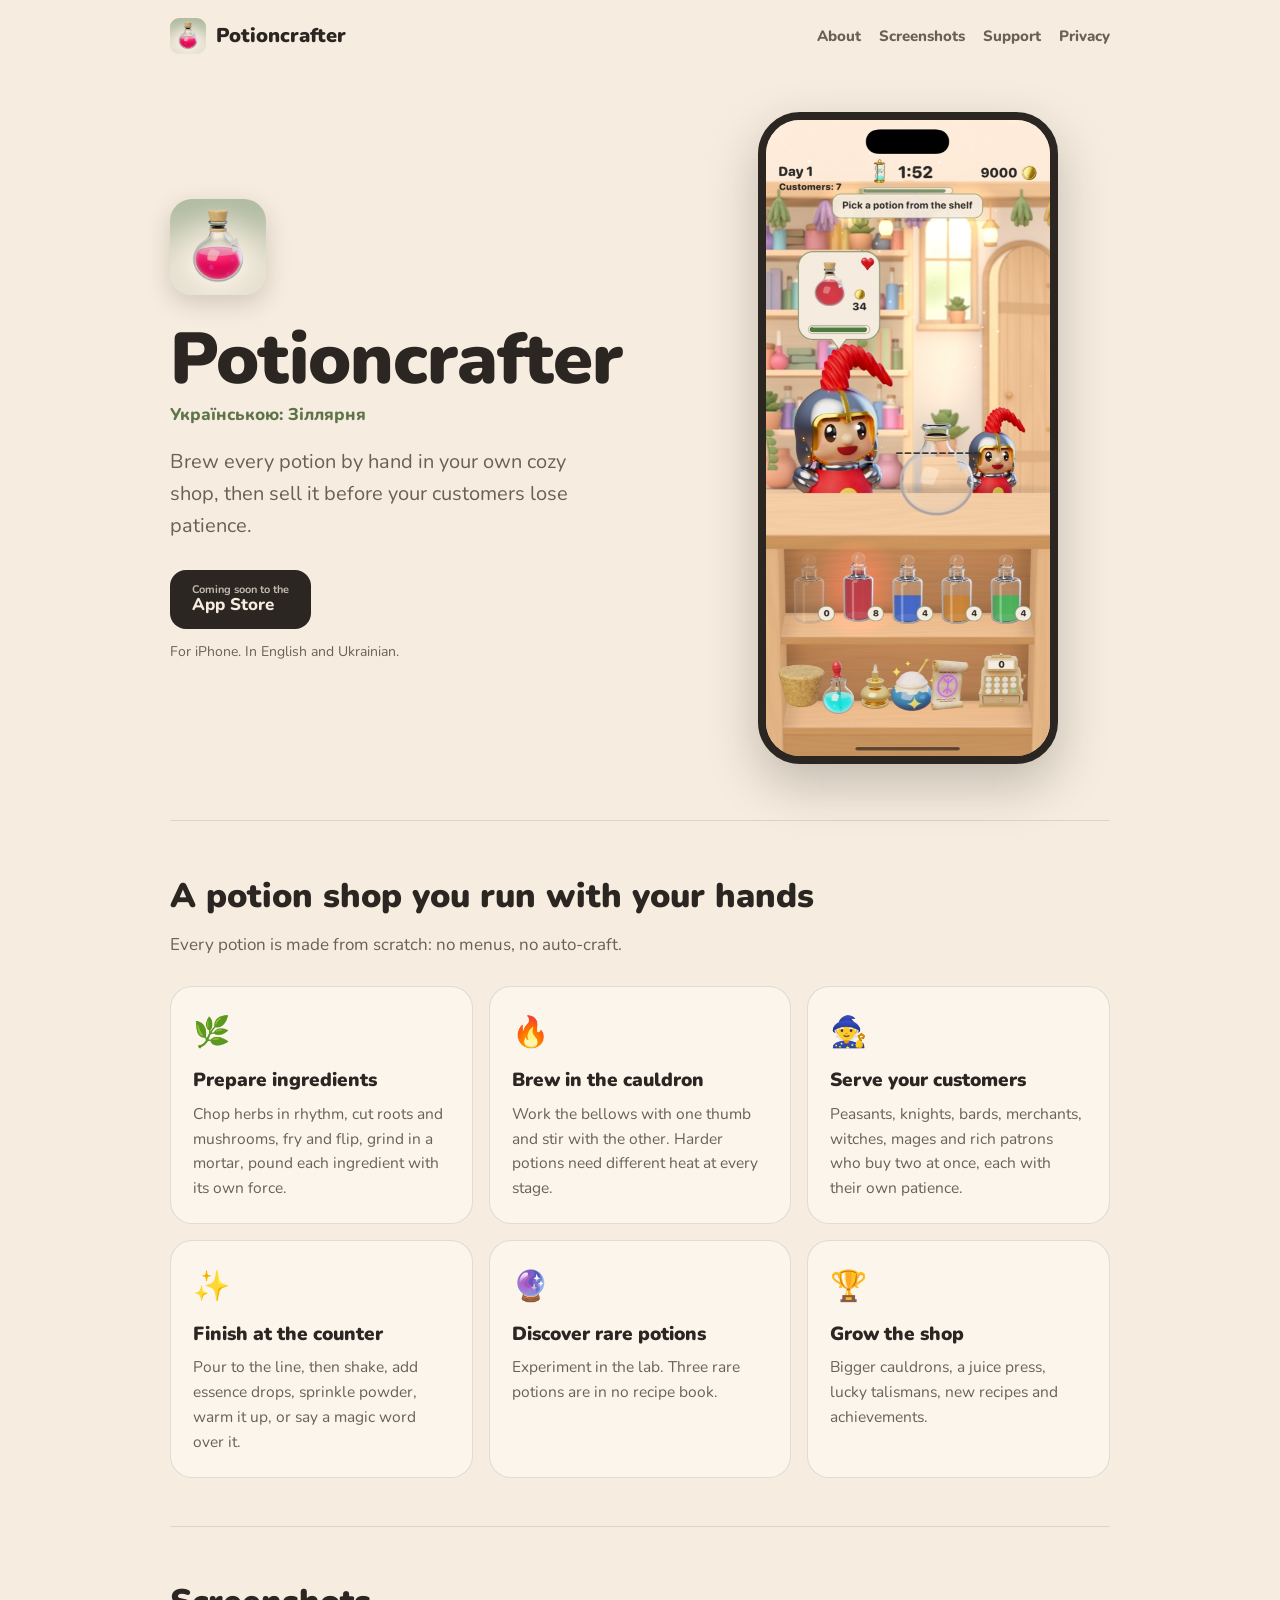
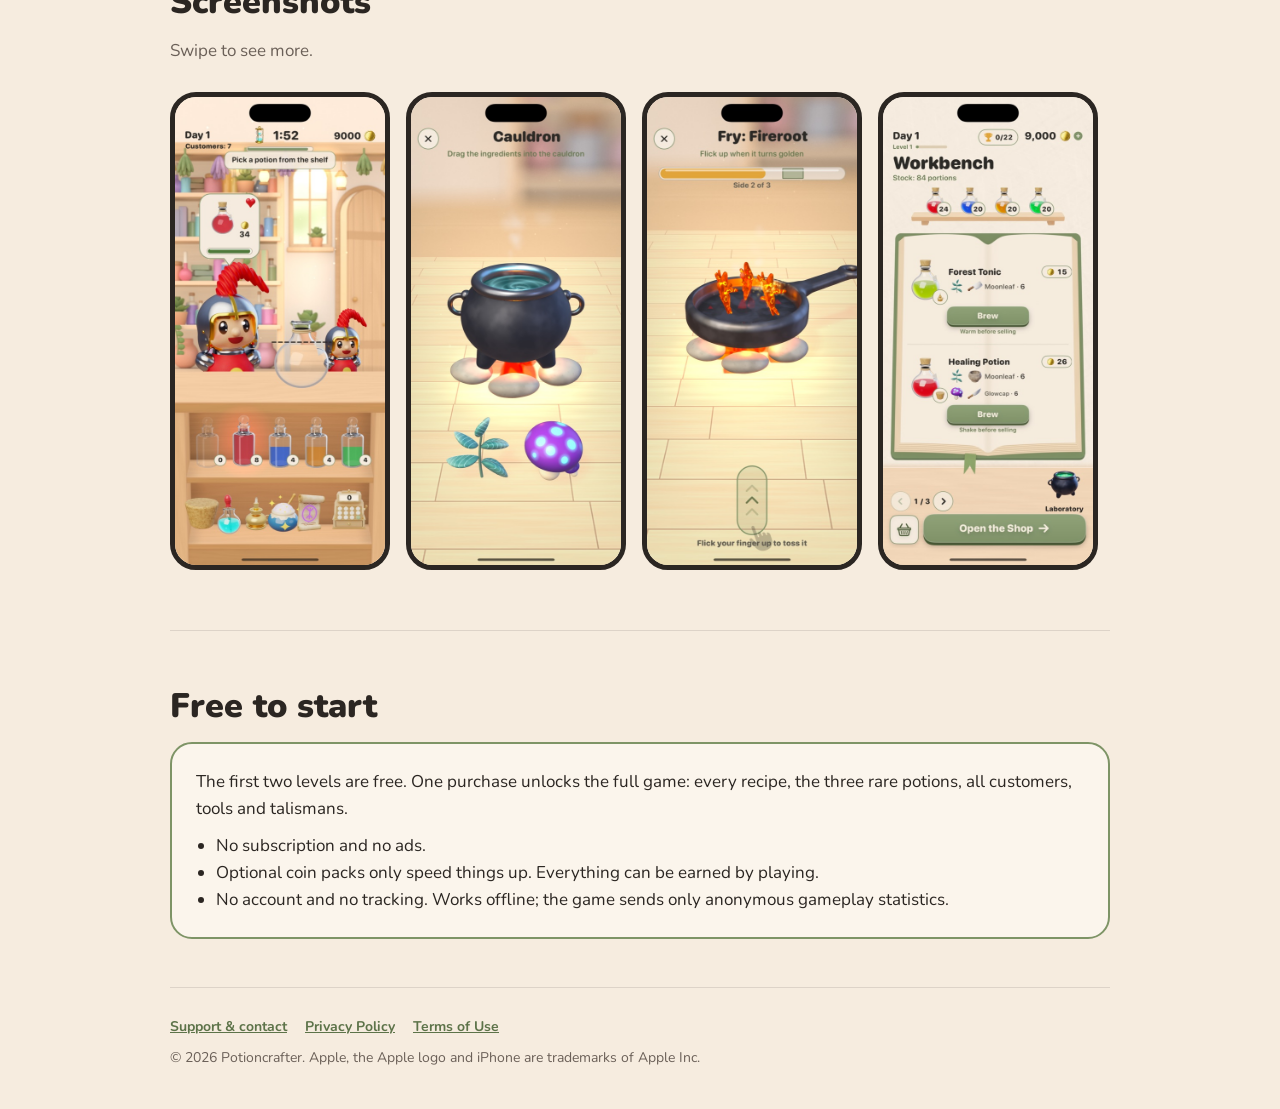
<file: index.html>
<!doctype html>
<html lang="en">
<head>
  <meta charset="utf-8">
  <meta name="viewport" content="width=device-width, initial-scale=1">
  <title>Potioncrafter: a cozy potion shop for iPhone</title>
  <meta name="description" content="Prepare ingredients by hand, brew in a cauldron and sell potions to knights, witches and rich patrons. A cozy potion-shop game for iPhone.">
  <link rel="icon" href="img/icon.png">
  <link rel="apple-touch-icon" href="img/icon.png">
  <meta property="og:title" content="Potioncrafter">
  <meta property="og:description" content="A cozy potion-shop game for iPhone.">
  <meta property="og:image" content="img/icon.png">
  <link rel="preconnect" href="https://fonts.googleapis.com">
  <link rel="preconnect" href="https://fonts.gstatic.com" crossorigin>
  <link href="https://fonts.googleapis.com/css2?family=Nunito:wght@400;700;800;900&display=swap" rel="stylesheet">
  <link rel="stylesheet" href="style.css">
</head>
<body>
  <div class="wrap">
    <header class="top">
      <a class="brand" href="./"><img src="img/icon.png" alt="">Potioncrafter</a>
      <nav>
        <a class="hide-sm" href="#about">About</a>
        <a class="hide-sm" href="#screenshots">Screenshots</a>
        <a href="support.html">Support</a>
        <a href="privacy.html">Privacy</a>
      </nav>
    </header>

    <div class="hero">
      <div>
        <img class="icon" src="img/icon.png" alt="Potioncrafter app icon">
        <h1>Potioncrafter</h1>
        <p class="uk">Українською: Зіллярня</p>
        <p class="lead">Brew every potion by hand in your own cozy shop, then sell it before your customers lose patience.</p>
        <span class="badge" aria-label="Coming soon to the App Store">
          <span><small>Coming soon to the</small>App Store</span>
        </span>
        <p class="note">For iPhone. In English and Ukrainian.</p>
      </div>
      <div class="phone"><img src="img/shop-counter.jpg" alt="A knight waits at the counter for a healing potion"></div>
    </div>

    <section id="about">
      <h2>A potion shop you run with your hands</h2>
      <p class="sub">Every potion is made from scratch: no menus, no auto-craft.</p>
      <div class="features">
        <div class="feature">
          <div class="emoji" aria-hidden="true">🌿</div>
          <h3>Prepare ingredients</h3>
          <p>Chop herbs in rhythm, cut roots and mushrooms, fry and flip, grind in a mortar, pound each ingredient with its own force.</p>
        </div>
        <div class="feature">
          <div class="emoji" aria-hidden="true">🔥</div>
          <h3>Brew in the cauldron</h3>
          <p>Work the bellows with one thumb and stir with the other. Harder potions need different heat at every stage.</p>
        </div>
        <div class="feature">
          <div class="emoji" aria-hidden="true">🧙</div>
          <h3>Serve your customers</h3>
          <p>Peasants, knights, bards, merchants, witches, mages and rich patrons who buy two at once, each with their own patience.</p>
        </div>
        <div class="feature">
          <div class="emoji" aria-hidden="true">✨</div>
          <h3>Finish at the counter</h3>
          <p>Pour to the line, then shake, add essence drops, sprinkle powder, warm it up, or say a magic word over it.</p>
        </div>
        <div class="feature">
          <div class="emoji" aria-hidden="true">🔮</div>
          <h3>Discover rare potions</h3>
          <p>Experiment in the lab. Three rare potions are in no recipe book.</p>
        </div>
        <div class="feature">
          <div class="emoji" aria-hidden="true">🏆</div>
          <h3>Grow the shop</h3>
          <p>Bigger cauldrons, a juice press, lucky talismans, new recipes and achievements.</p>
        </div>
      </div>
    </section>

    <section id="screenshots">
      <h2>Screenshots</h2>
      <p class="sub">Swipe to see more.</p>
      <div class="shots">
        <img src="img/shop-counter.jpg" alt="A knight waits at the counter for a healing potion" loading="lazy">
        <img src="img/cauldron.jpg" alt="Dragging ingredients into the cauldron" loading="lazy">
        <img src="img/pan.jpg" alt="Frying fireroot in a pan" loading="lazy">
        <img src="img/workbench.jpg" alt="The workbench and recipe book" loading="lazy">
        <img src="img/mortar.jpg" alt="Grinding moonleaf in a mortar" loading="lazy">
      </div>
    </section>

    <section>
      <h2>Free to start</h2>
      <div class="price">
        <p style="margin:0">The first two levels are free. One purchase unlocks the full game: every recipe, the three rare potions, all customers, tools and talismans.</p>
        <ul>
          <li>No subscription and no ads.</li>
          <li>Optional coin packs only speed things up. Everything can be earned by playing.</li>
          <li>No account and no tracking. Works offline; the game sends only anonymous gameplay statistics.</li>
        </ul>
      </div>
    </section>

    <footer>
      <div class="links">
        <a href="support.html">Support &amp; contact</a>
        <a href="privacy.html">Privacy Policy</a>
        <a href="terms.html">Terms of Use</a>
      </div>
      © 2026 Potioncrafter. Apple, the Apple logo and iPhone are trademarks of Apple Inc.
    </footer>
  </div>
</body>
</html>
</file>
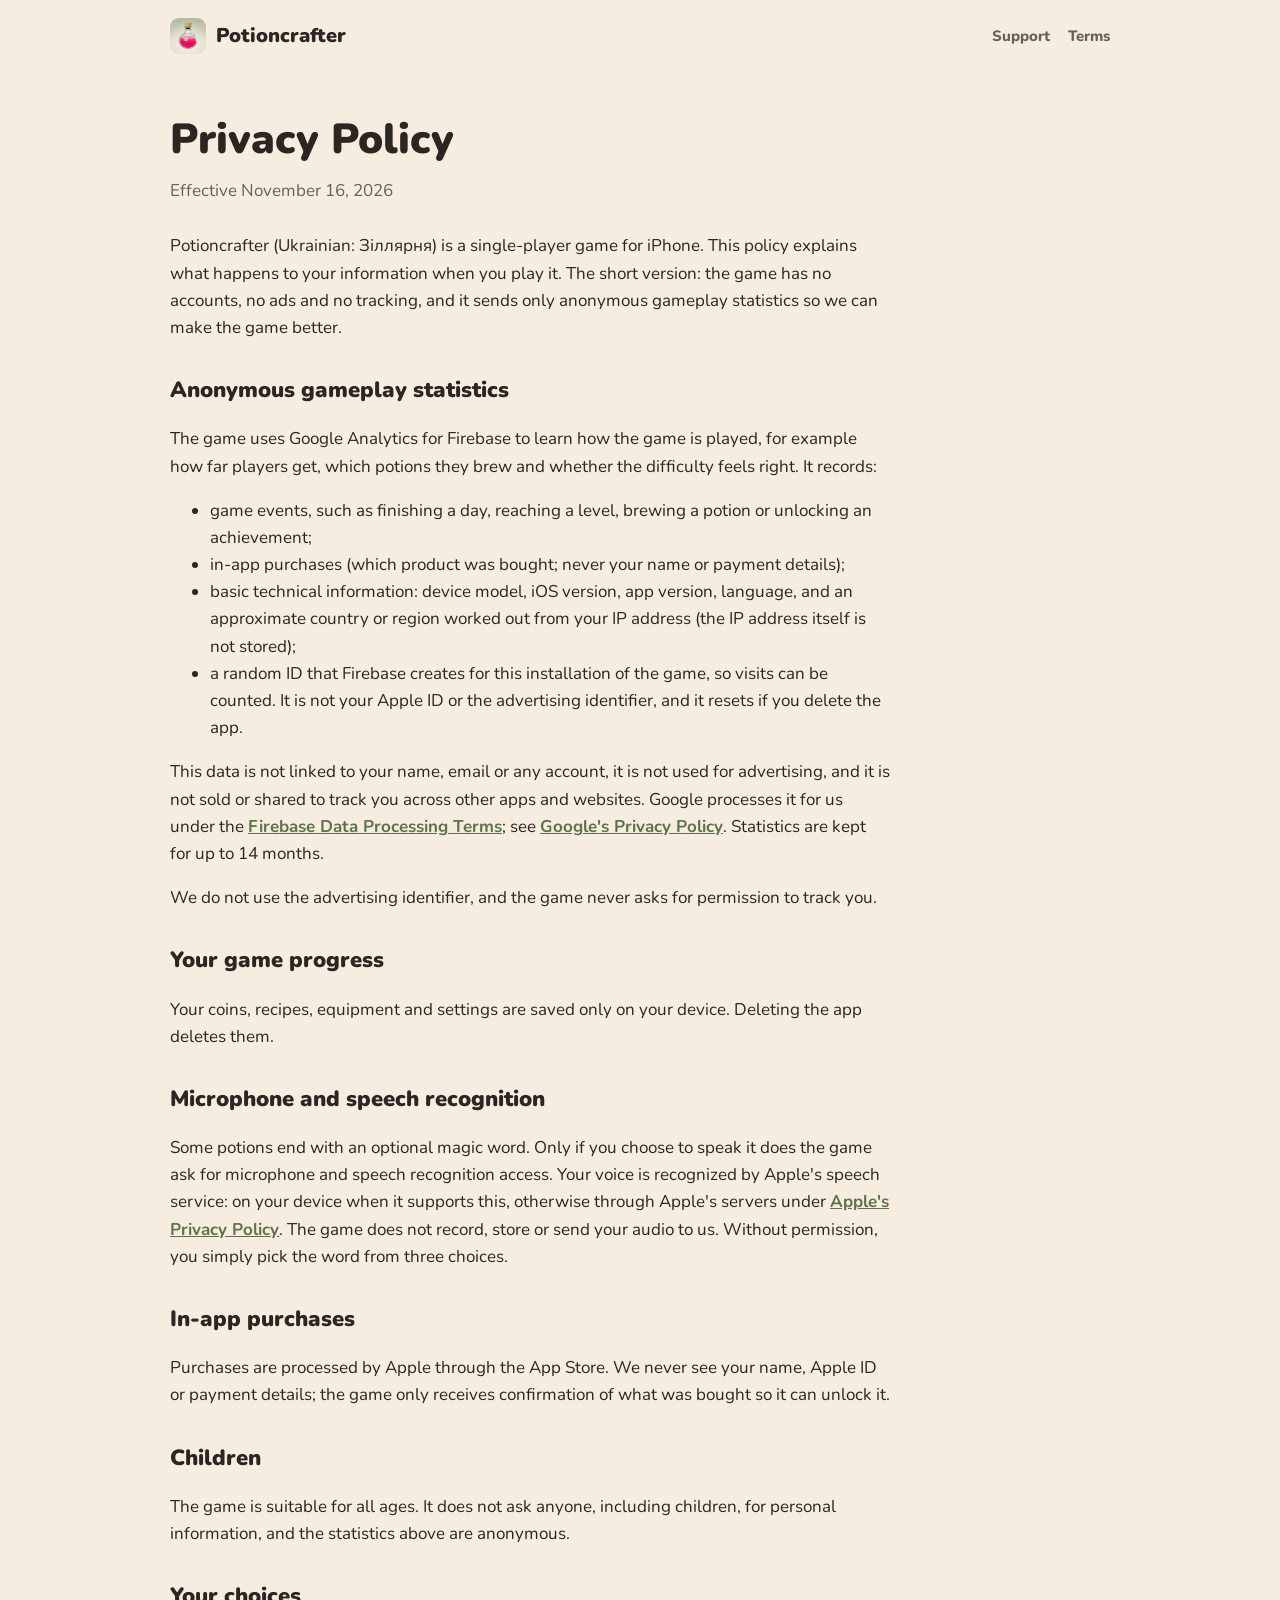
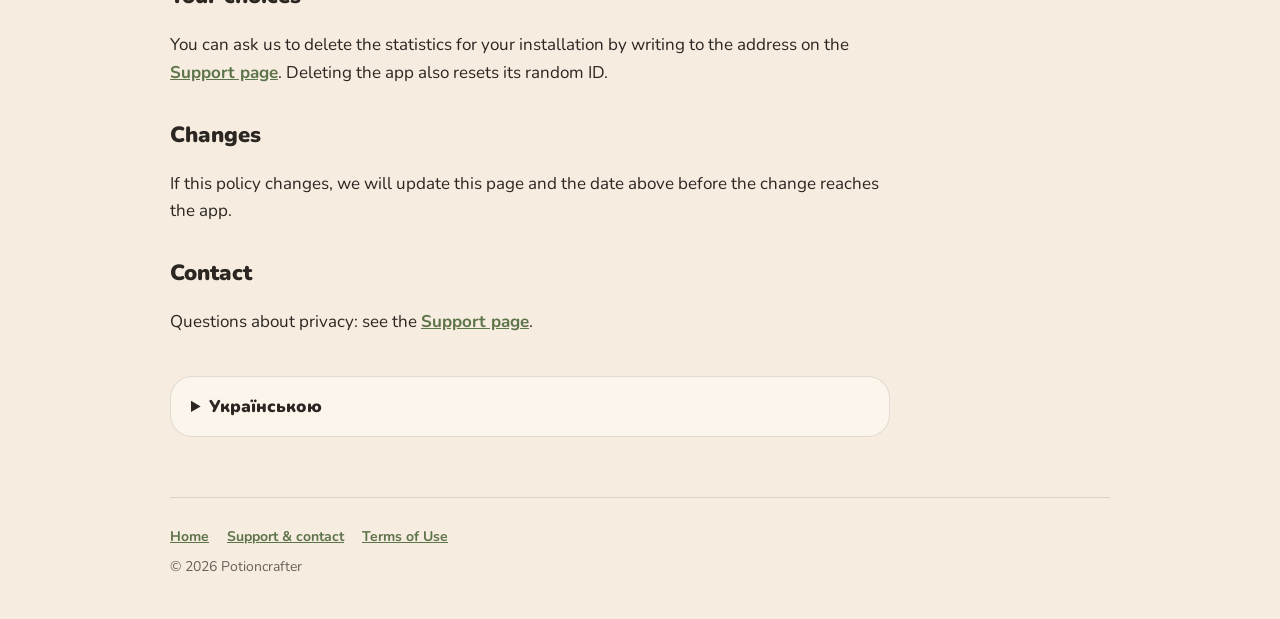
<file: privacy.html>
<!doctype html>
<html lang="en">
<head>
  <meta charset="utf-8">
  <meta name="viewport" content="width=device-width, initial-scale=1">
  <title>Potioncrafter Privacy Policy</title>
  <link rel="icon" href="img/icon.png">
  <link rel="preconnect" href="https://fonts.googleapis.com">
  <link rel="preconnect" href="https://fonts.gstatic.com" crossorigin>
  <link href="https://fonts.googleapis.com/css2?family=Nunito:wght@400;700;800;900&display=swap" rel="stylesheet">
  <link rel="stylesheet" href="style.css">
</head>
<body>
  <div class="wrap">
    <header class="top">
      <a class="brand" href="./"><img src="img/icon.png" alt="">Potioncrafter</a>
      <nav>
        <a href="support.html">Support</a>
        <a href="terms.html">Terms</a>
      </nav>
    </header>

    <main class="doc">
      <h1>Privacy Policy</h1>
      <p class="date">Effective November 16, 2026</p>

      <p>Potioncrafter (Ukrainian: Зіллярня) is a single-player game for iPhone. This policy explains what happens to your information when you play it. The short version: the game has no accounts, no ads and no tracking, and it sends only anonymous gameplay statistics so we can make the game better.</p>

      <h2>Anonymous gameplay statistics</h2>
      <p>The game uses Google Analytics for Firebase to learn how the game is played, for example how far players get, which potions they brew and whether the difficulty feels right. It records:</p>
      <ul>
        <li>game events, such as finishing a day, reaching a level, brewing a potion or unlocking an achievement;</li>
        <li>in-app purchases (which product was bought; never your name or payment details);</li>
        <li>basic technical information: device model, iOS version, app version, language, and an approximate country or region worked out from your IP address (the IP address itself is not stored);</li>
        <li>a random ID that Firebase creates for this installation of the game, so visits can be counted. It is not your Apple ID or the advertising identifier, and it resets if you delete the app.</li>
      </ul>
      <p>This data is not linked to your name, email or any account, it is not used for advertising, and it is not sold or shared to track you across other apps and websites. Google processes it for us under the <a href="https://firebase.google.com/terms/data-processing-terms">Firebase Data Processing Terms</a>; see <a href="https://policies.google.com/privacy">Google's Privacy Policy</a>. Statistics are kept for up to 14 months.</p>
      <p>We do not use the advertising identifier, and the game never asks for permission to track you.</p>

      <h2>Your game progress</h2>
      <p>Your coins, recipes, equipment and settings are saved only on your device. Deleting the app deletes them.</p>

      <h2>Microphone and speech recognition</h2>
      <p>Some potions end with an optional magic word. Only if you choose to speak it does the game ask for microphone and speech recognition access. Your voice is recognized by Apple's speech service: on your device when it supports this, otherwise through Apple's servers under <a href="https://www.apple.com/legal/privacy/">Apple's Privacy Policy</a>. The game does not record, store or send your audio to us. Without permission, you simply pick the word from three choices.</p>

      <h2>In-app purchases</h2>
      <p>Purchases are processed by Apple through the App Store. We never see your name, Apple ID or payment details; the game only receives confirmation of what was bought so it can unlock it.</p>

      <h2>Children</h2>
      <p>The game is suitable for all ages. It does not ask anyone, including children, for personal information, and the statistics above are anonymous.</p>

      <h2>Your choices</h2>
      <p>You can ask us to delete the statistics for your installation by writing to the address on the <a href="support.html">Support page</a>. Deleting the app also resets its random ID.</p>

      <h2>Changes</h2>
      <p>If this policy changes, we will update this page and the date above before the change reaches the app.</p>

      <h2>Contact</h2>
      <p>Questions about privacy: see the <a href="support.html">Support page</a>.</p>

      <details>
        <summary>Українською</summary>
        <p><strong>Політика конфіденційності «Зіллярні»</strong>, чинна з 16 листопада 2026 року.</p>
        <p>У грі немає акаунтів, реклами й стеження. Прогрес зберігається лише на вашому пристрої.</p>
        <p>Гра надсилає анонімну статистику через Google Analytics for Firebase: ігрові події (завершення дня, рівень, зварене зілля, досягнення), покупки (лише який товар), модель пристрою, версію iOS і гри, мову, приблизну країну за IP-адресою (саму адресу не зберігаємо) та випадковий ідентифікатор цієї інсталяції. Ці дані не пов'язані з вашим іменем чи акаунтом і не використовуються для реклами. Щоб видалити статистику, напишіть нам.</p>
        <p>Мікрофон потрібен тільки для необов'язкового чарівного слова, і лише якщо ви дозволите. Слово розпізнає сервіс Apple — на пристрої, якщо він це підтримує, інакше через сервер Apple. Гра не записує звук і не надсилає його нам.</p>
        <p>Покупки обробляє Apple. Ми не бачимо ваших платіжних даних.</p>
        <p>Питання — на <a href="support.html">сторінці підтримки</a>.</p>
      </details>
    </main>

    <footer>
      <div class="links">
        <a href="./">Home</a>
        <a href="support.html">Support &amp; contact</a>
        <a href="terms.html">Terms of Use</a>
      </div>
      © 2026 Potioncrafter
    </footer>
  </div>
</body>
</html>
</file>
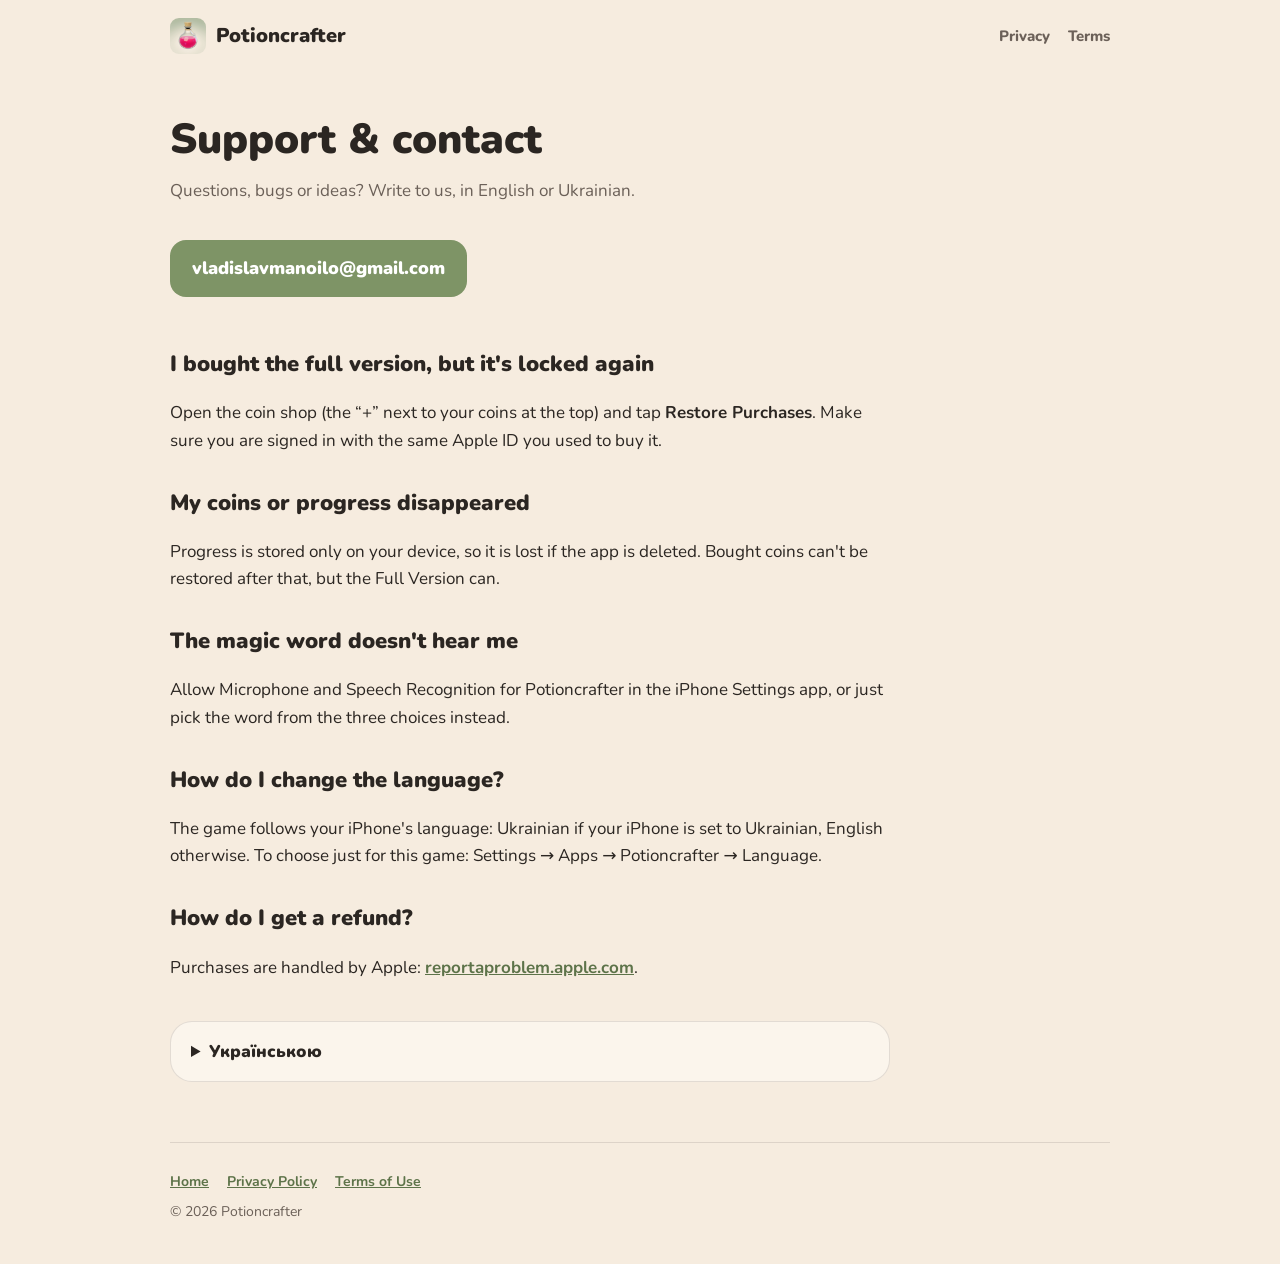
<file: support.html>
<!doctype html>
<html lang="en">
<head>
  <meta charset="utf-8">
  <meta name="viewport" content="width=device-width, initial-scale=1">
  <title>Potioncrafter Support</title>
  <link rel="icon" href="img/icon.png">
  <link rel="preconnect" href="https://fonts.googleapis.com">
  <link rel="preconnect" href="https://fonts.gstatic.com" crossorigin>
  <link href="https://fonts.googleapis.com/css2?family=Nunito:wght@400;700;800;900&display=swap" rel="stylesheet">
  <link rel="stylesheet" href="style.css">
</head>
<body>
  <div class="wrap">
    <header class="top">
      <a class="brand" href="./"><img src="img/icon.png" alt="">Potioncrafter</a>
      <nav>
        <a href="privacy.html">Privacy</a>
        <a href="terms.html">Terms</a>
      </nav>
    </header>

    <main class="doc">
      <h1>Support &amp; contact</h1>
      <p class="date">Questions, bugs or ideas? Write to us, in English or Ukrainian.</p>
      <a class="mail" href="mailto:vladislavmanoilo@gmail.com?subject=Potioncrafter">vladislavmanoilo@gmail.com</a>

      <h2>I bought the full version, but it's locked again</h2>
      <p>Open the coin shop (the “+” next to your coins at the top) and tap <strong>Restore Purchases</strong>. Make sure you are signed in with the same Apple ID you used to buy it.</p>

      <h2>My coins or progress disappeared</h2>
      <p>Progress is stored only on your device, so it is lost if the app is deleted. Bought coins can't be restored after that, but the Full Version can.</p>

      <h2>The magic word doesn't hear me</h2>
      <p>Allow Microphone and Speech Recognition for Potioncrafter in the iPhone Settings app, or just pick the word from the three choices instead.</p>

      <h2>How do I change the language?</h2>
      <p>The game follows your iPhone's language: Ukrainian if your iPhone is set to Ukrainian, English otherwise. To choose just for this game: Settings → Apps → Potioncrafter → Language.</p>

      <h2>How do I get a refund?</h2>
      <p>Purchases are handled by Apple: <a href="https://reportaproblem.apple.com">reportaproblem.apple.com</a>.</p>

      <details>
        <summary>Українською</summary>
        <p>Пишіть на <a href="mailto:vladislavmanoilo@gmail.com?subject=Зіллярня">vladislavmanoilo@gmail.com</a> — українською чи англійською.</p>
        <p>Повна версія знову закрита? Відкрийте магазин монет (кнопка «+» біля монет) і натисніть «Відновити покупки» з тим самим Apple ID.</p>
        <p>Мікрофон не чує? Дозвольте мікрофон і розпізнавання мовлення в Налаштуваннях iPhone або виберіть слово з трьох.</p>
      </details>
    </main>

    <footer>
      <div class="links">
        <a href="./">Home</a>
        <a href="privacy.html">Privacy Policy</a>
        <a href="terms.html">Terms of Use</a>
      </div>
      © 2026 Potioncrafter
    </footer>
  </div>
</body>
</html>
</file>
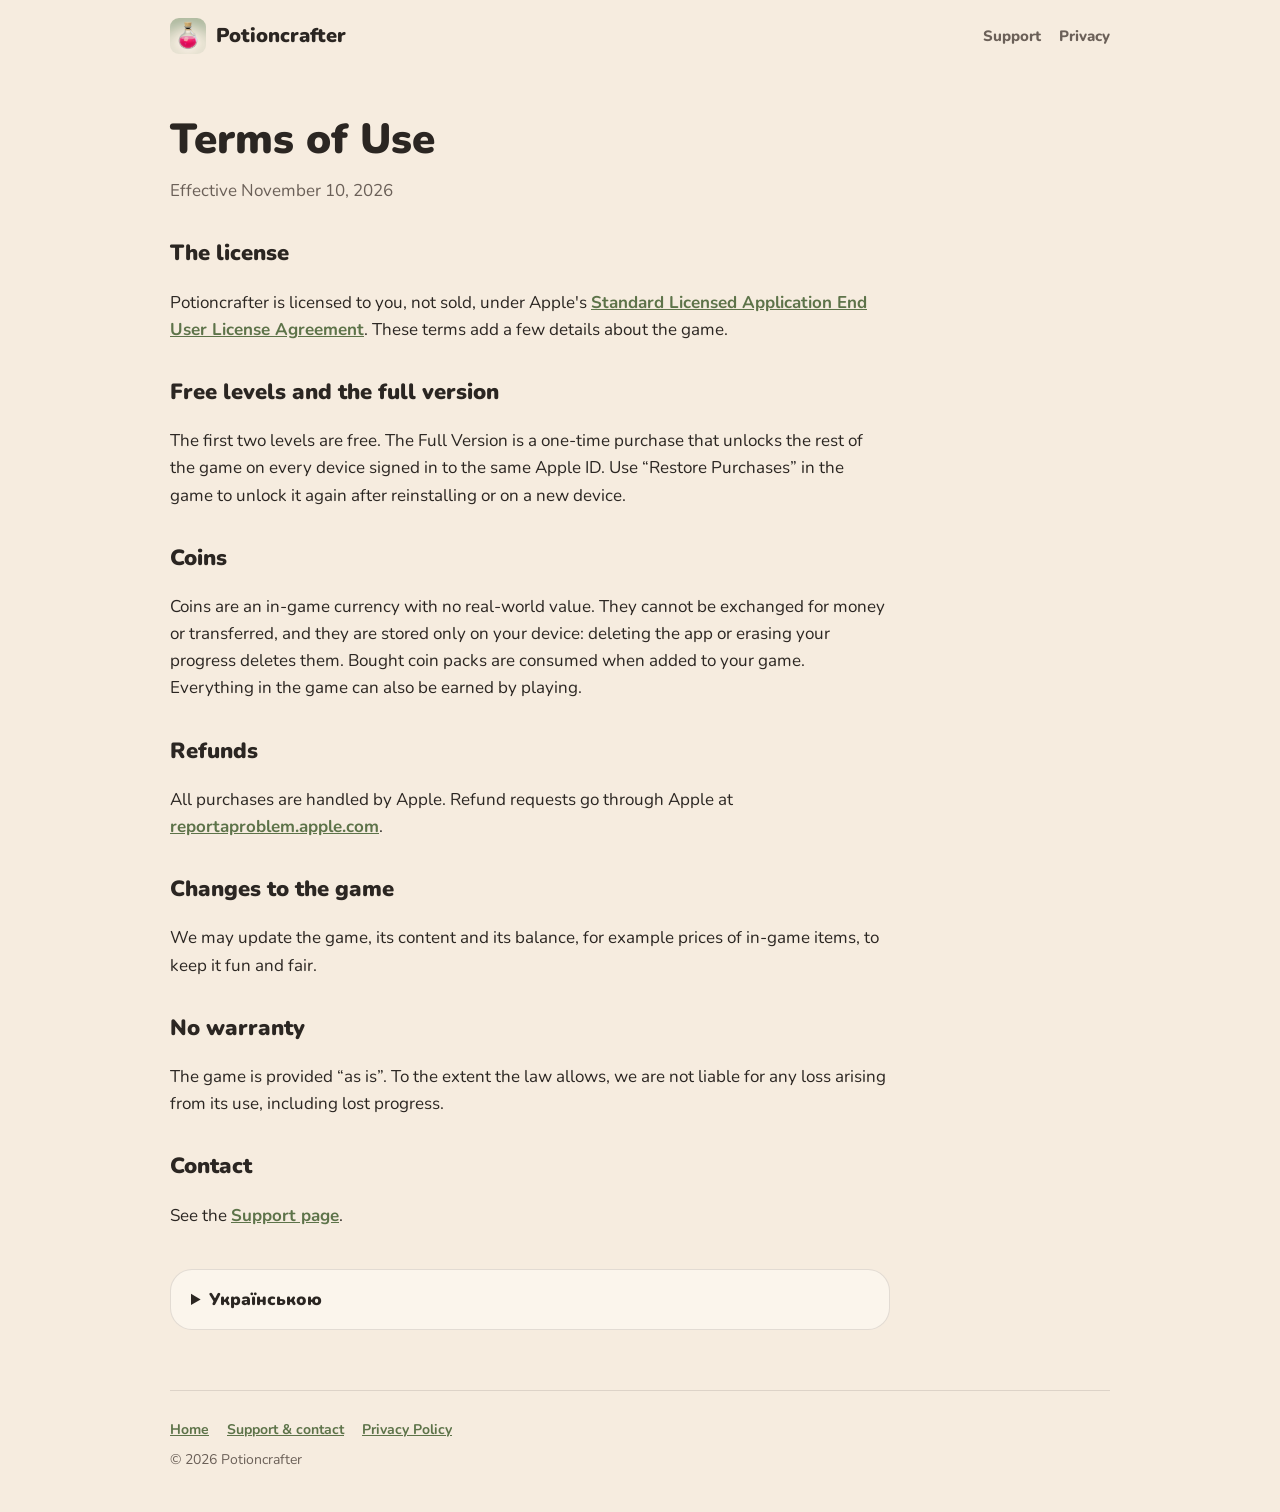
<file: terms.html>
<!doctype html>
<html lang="en">
<head>
  <meta charset="utf-8">
  <meta name="viewport" content="width=device-width, initial-scale=1">
  <title>Potioncrafter Terms of Use</title>
  <link rel="icon" href="img/icon.png">
  <link rel="preconnect" href="https://fonts.googleapis.com">
  <link rel="preconnect" href="https://fonts.gstatic.com" crossorigin>
  <link href="https://fonts.googleapis.com/css2?family=Nunito:wght@400;700;800;900&display=swap" rel="stylesheet">
  <link rel="stylesheet" href="style.css">
</head>
<body>
  <div class="wrap">
    <header class="top">
      <a class="brand" href="./"><img src="img/icon.png" alt="">Potioncrafter</a>
      <nav>
        <a href="support.html">Support</a>
        <a href="privacy.html">Privacy</a>
      </nav>
    </header>

    <main class="doc">
      <h1>Terms of Use</h1>
      <p class="date">Effective November 10, 2026</p>

      <h2>The license</h2>
      <p>Potioncrafter is licensed to you, not sold, under Apple's <a href="https://www.apple.com/legal/internet-services/itunes/dev/stdeula/">Standard Licensed Application End User License Agreement</a>. These terms add a few details about the game.</p>

      <h2>Free levels and the full version</h2>
      <p>The first two levels are free. The Full Version is a one-time purchase that unlocks the rest of the game on every device signed in to the same Apple ID. Use “Restore Purchases” in the game to unlock it again after reinstalling or on a new device.</p>

      <h2>Coins</h2>
      <p>Coins are an in-game currency with no real-world value. They cannot be exchanged for money or transferred, and they are stored only on your device: deleting the app or erasing your progress deletes them. Bought coin packs are consumed when added to your game. Everything in the game can also be earned by playing.</p>

      <h2>Refunds</h2>
      <p>All purchases are handled by Apple. Refund requests go through Apple at <a href="https://reportaproblem.apple.com">reportaproblem.apple.com</a>.</p>

      <h2>Changes to the game</h2>
      <p>We may update the game, its content and its balance, for example prices of in-game items, to keep it fun and fair.</p>

      <h2>No warranty</h2>
      <p>The game is provided “as is”. To the extent the law allows, we are not liable for any loss arising from its use, including lost progress.</p>

      <h2>Contact</h2>
      <p>See the <a href="support.html">Support page</a>.</p>

      <details>
        <summary>Українською</summary>
        <p>«Зіллярня» надається за стандартною ліцензійною угодою Apple (EULA). Рівні 1–2 безкоштовні; повна версія — разова покупка, її можна відновити кнопкою «Відновити покупки». Монети — ігрова валюта без реальної цінності, зберігаються лише на пристрої. Повернення коштів — через Apple. Гра надається «як є».</p>
      </details>
    </main>

    <footer>
      <div class="links">
        <a href="./">Home</a>
        <a href="support.html">Support &amp; contact</a>
        <a href="privacy.html">Privacy Policy</a>
      </div>
      © 2026 Potioncrafter
    </footer>
  </div>
</body>
</html>
</file>
<file: style.css>
:root {
  --paper: #f6ecdf;
  --card: #fbf5ec;
  --well: #efe2cf;
  --ink: #2b2622;
  --ink-soft: #6b6058;
  --sage: #7e9466;
  --sage-dark: #5d7349;
  --amber: #e0a33a;
  --line: rgba(43, 38, 34, 0.12);
  --radius: 22px;
}

* { box-sizing: border-box; }

html { -webkit-text-size-adjust: 100%; }

body {
  margin: 0;
  background: var(--paper);
  color: var(--ink);
  font: 400 17px/1.6 "Nunito", system-ui, -apple-system, sans-serif;
}

a { color: var(--sage-dark); font-weight: 700; }
a:hover { color: var(--ink); }

.wrap { max-width: 980px; margin: 0 auto; padding: 0 20px; }

/* Top bar */
.top {
  display: flex; align-items: center; justify-content: space-between;
  padding: 18px 0;
}
.brand { display: flex; align-items: center; gap: 10px; text-decoration: none; color: var(--ink); font-weight: 900; font-size: 20px; }
.brand img { width: 36px; height: 36px; border-radius: 9px; }
.top nav { display: flex; gap: 18px; flex-wrap: wrap; }
.top nav a { text-decoration: none; color: var(--ink-soft); font-weight: 800; font-size: 15px; }
.top nav a:hover { color: var(--ink); }

/* Hero */
.hero { display: grid; grid-template-columns: 1.1fr 0.9fr; gap: 40px; align-items: center; padding: 40px 0 56px; }
.hero h1 { font-size: clamp(44px, 7vw, 72px); line-height: 1; margin: 0 0 6px; font-weight: 900; letter-spacing: -1px; }
.hero .uk { color: var(--sage-dark); font-weight: 800; margin: 0 0 18px; }
.hero p.lead { font-size: 20px; color: var(--ink-soft); margin: 0 0 28px; max-width: 34ch; }
.hero .icon { width: 96px; height: 96px; border-radius: 22px; box-shadow: 0 8px 24px rgba(43, 38, 34, 0.18); margin-bottom: 20px; }
.badge {
  display: inline-flex; align-items: center; gap: 10px;
  background: var(--ink); color: var(--paper); text-decoration: none;
  padding: 14px 22px; border-radius: 16px; font-weight: 800;
}
.badge small { display: block; font-size: 11px; font-weight: 700; opacity: 0.75; line-height: 1.1; }
.badge span { line-height: 1.1; }
.note { color: var(--ink-soft); font-size: 14px; margin-top: 12px; }
.phone {
  justify-self: center; width: min(300px, 80vw); aspect-ratio: 1320 / 2868;
  border-radius: 42px; overflow: hidden; border: 8px solid var(--ink);
  box-shadow: 0 20px 50px rgba(43, 38, 34, 0.25); background: var(--well);
}
.phone img { width: 100%; height: 100%; object-fit: cover; display: block; }

/* Sections */
section { padding: 48px 0; border-top: 1px solid var(--line); }
section h2 { font-size: 34px; font-weight: 900; margin: 0 0 8px; }
section .sub { color: var(--ink-soft); margin: 0 0 28px; }

.features { display: grid; grid-template-columns: repeat(3, 1fr); gap: 16px; }
.feature { background: var(--card); border: 1px solid var(--line); border-radius: var(--radius); padding: 22px; }
.feature .emoji { font-size: 30px; }
.feature h3 { margin: 8px 0 6px; font-size: 19px; font-weight: 900; }
.feature p { margin: 0; color: var(--ink-soft); font-size: 15.5px; }

.shots { display: flex; gap: 16px; overflow-x: auto; padding-bottom: 12px; scroll-snap-type: x mandatory; }
.shots img {
  flex: 0 0 auto; width: 220px; aspect-ratio: 1320 / 2868; object-fit: cover;
  border-radius: 26px; border: 5px solid var(--ink); scroll-snap-align: start; background: var(--well);
}

.price { background: var(--card); border: 2px solid var(--sage); border-radius: var(--radius); padding: 24px; }
.price ul { margin: 10px 0 0; padding-left: 20px; }

/* Text pages */
.doc { max-width: 720px; padding: 24px 0 60px; }
.doc h1 { font-size: 42px; font-weight: 900; margin: 10px 0 4px; }
.doc .date { color: var(--ink-soft); margin: 0 0 28px; }
.doc h2 { font-size: 22px; font-weight: 900; margin: 32px 0 6px; }
.doc p, .doc li { color: var(--ink); }
.doc details { margin-top: 40px; background: var(--card); border: 1px solid var(--line); border-radius: var(--radius); padding: 16px 20px; }
.doc summary { cursor: pointer; font-weight: 900; }
.mail {
  display: inline-block; background: var(--sage); color: #fff; text-decoration: none;
  padding: 14px 22px; border-radius: 16px; font-weight: 900; font-size: 18px; margin: 8px 0 18px;
}
.mail:hover { background: var(--sage-dark); color: #fff; }

footer { border-top: 1px solid var(--line); padding: 28px 0 40px; color: var(--ink-soft); font-size: 14px; }
footer .links { display: flex; gap: 18px; flex-wrap: wrap; margin-bottom: 8px; }

@media (max-width: 760px) {
  .hero { grid-template-columns: 1fr; padding-top: 16px; text-align: left; }
  .phone { width: min(260px, 70vw); }
  .features { grid-template-columns: 1fr; }
  .top nav { gap: 12px; }
  .top nav a.hide-sm { display: none; }
}
</file>
